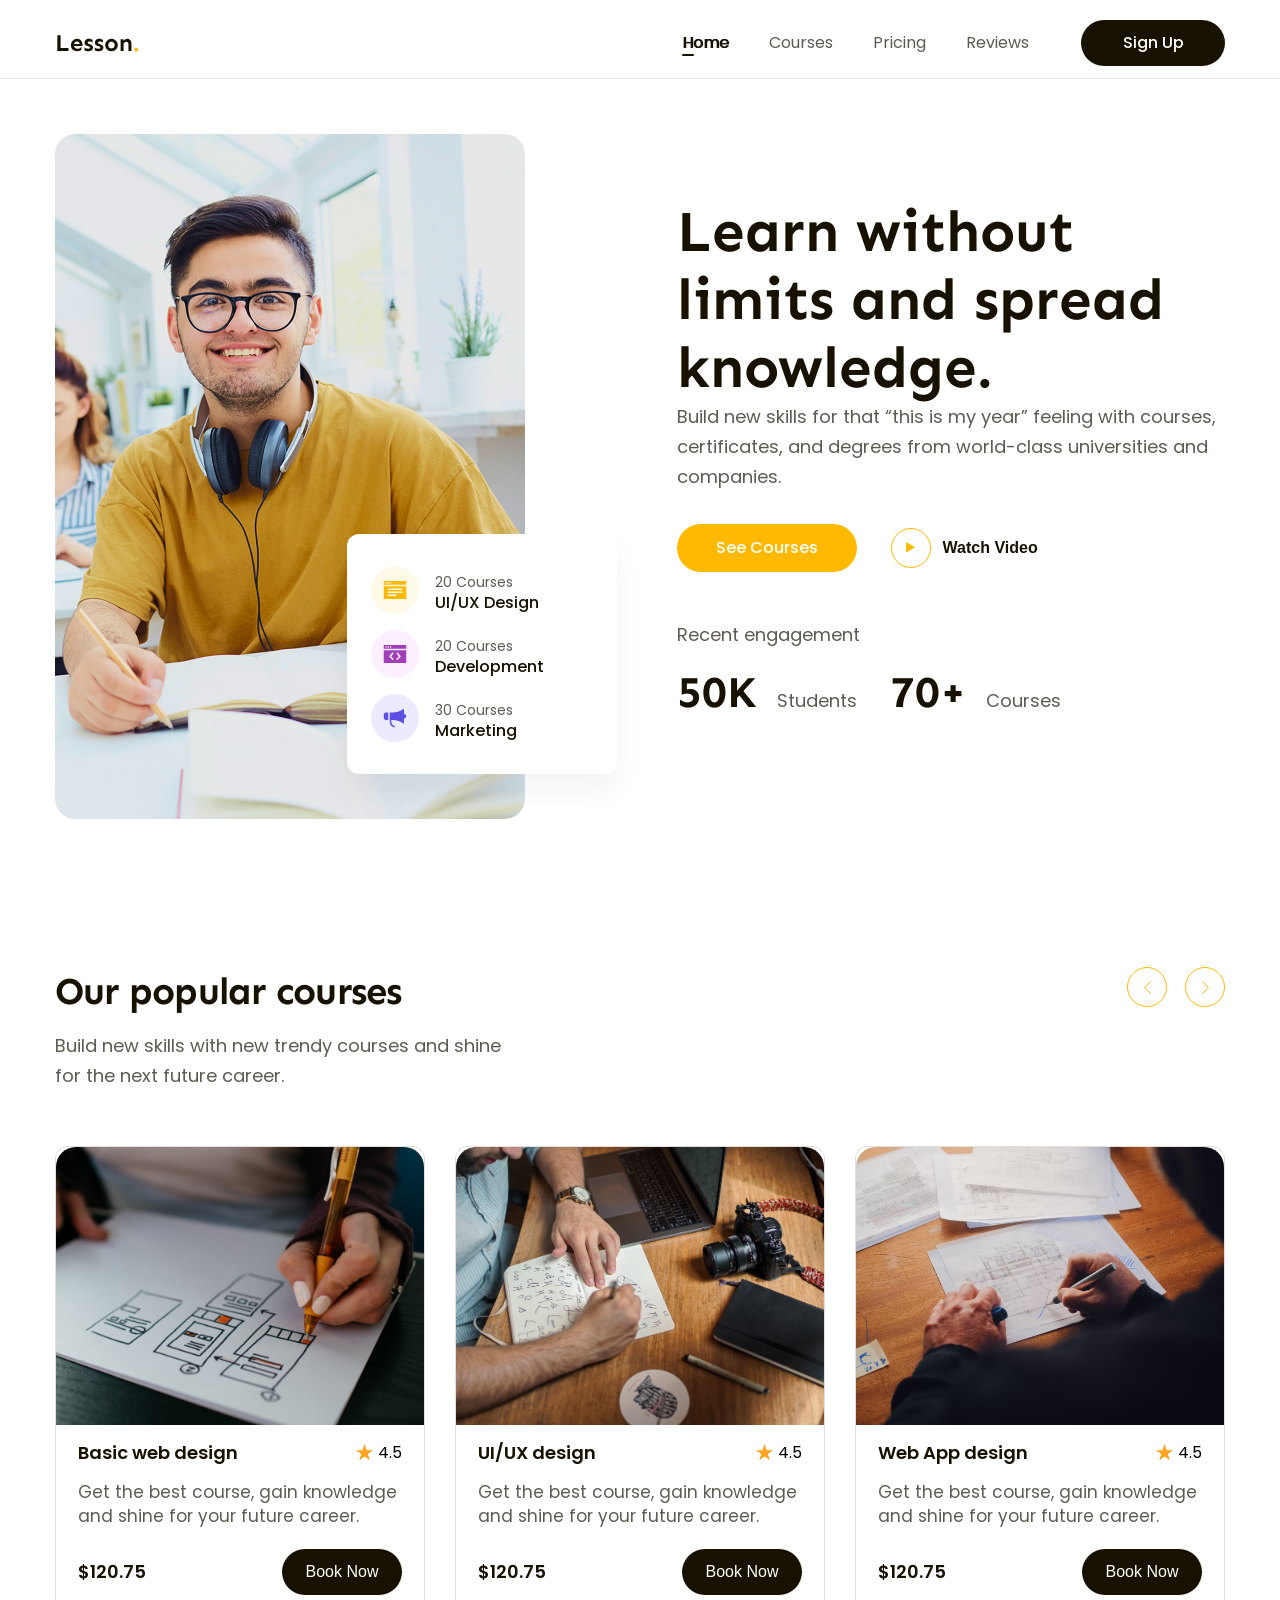
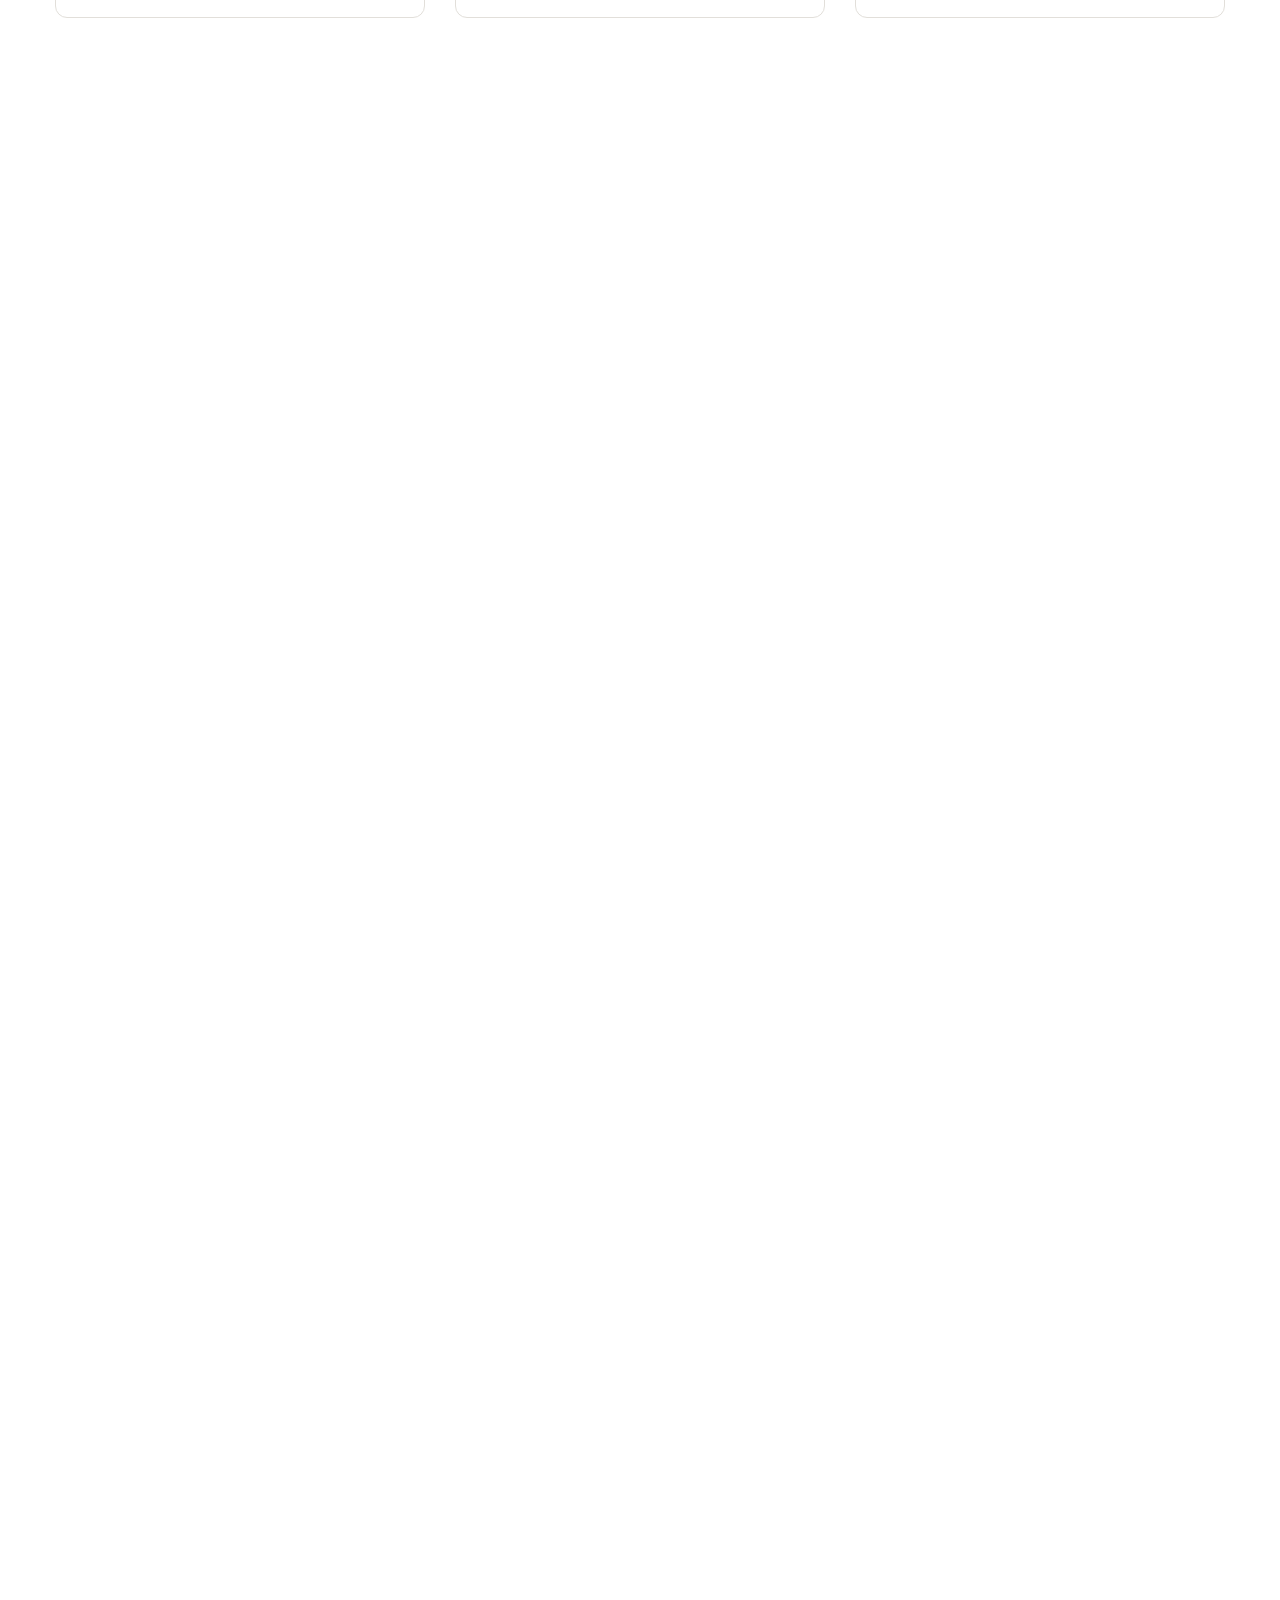
<file: index.html>
<!doctype html>
<html lang="en">
  <head>
    <meta charset="UTF-8" />
    <meta name="viewport" content="width=device-width, initial-scale=1.0" />
    <!-- Reset CSS -->
    <link rel="stylesheet" href="assets/css/reset.css" />
    <!-- Font -->
    <link rel="preconnect" href="https://fonts.googleapis.com" />
    <link rel="preconnect" href="https://fonts.gstatic.com" crossorigin />
    <link
      href="https://fonts.googleapis.com/css2?family=Poppins:ital,wght@0,100;0,200;0,300;0,400;0,500;0,600;0,700;0,800;0,900;1,100;1,200;1,300;1,400;1,500;1,600;1,700;1,800;1,900&family=Sen:wght@400..800&display=swap"
      rel="stylesheet"
    />
    <!-- Custom CSS -->
    <link rel="stylesheet" href="assets/css/style.css" />
    <title>Figma to HTML</title>
  </head>
  <body style="height: 10000px">
    <!-- Header -->
    <header class="header fixed">
      <div class="main-content">
        <div class="body">
          <!-- Logo -->
          <img src="assets/img/logo.svg" alt="lesson" class="logo" />
          <!-- Navigation -->
          <nav class="nav">
            <ul>
              <li class="active"><a href="#">Home</a></li>
              <li><a href="/courses.html">Courses</a></li>
              <li><a href="#">Pricing</a></li>
              <li><a href="#">Reviews</a></li>
            </ul>
          </nav>
          <!-- Button -->
          <div class="action">
            <a href="#" class="btn btn-sign-up">Sign Up</a>
          </div>
        </div>
      </div>
    </header>
    <!-- Main -->
    <main>
      <!-- Hero -->
      <div class="hero">
        <div class="main-content">
          <div class="body">
            <!-- Hero left -->
            <div class="media-block">
              <img
                src="assets/img/guy-lesson.jpg"
                alt="guy-lesson"
                class="img"
              />
              <div class="hero-summary">
                <!-- Item 1 -->
                <div class="item">
                  <div class="icon icon1">
                    <img
                      src="assets/img/icon/orion_page.svg"
                      alt="orion-page"
                    />
                  </div>
                  <div class="info">
                    <p class="label">20 Courses</p>
                    <p class="title">UI/UX Design</p>
                  </div>
                </div>
                <!-- Item 2 -->
                <div class="item">
                  <div class="icon icon2">
                    <img
                      src="assets/img/icon/orion_code-window.svg"
                      alt="orion-code-window"
                    />
                  </div>
                  <div class="info">
                    <p class="label">20 Courses</p>
                    <p class="title">Development</p>
                  </div>
                </div>
                <!-- Item 3 -->
                <div class="item">
                  <div class="icon icon3">
                    <img
                      src="assets/img/icon/orion_megaphone.svg"
                      alt="orion-megaphone"
                    />
                  </div>
                  <div class="info">
                    <p class="label">30 Courses</p>
                    <p class="title">Marketing</p>
                  </div>
                </div>
              </div>
            </div>
            <!-- Hero right -->
            <div class="content-block">
              <h1 class="heading">
                Learn without limits and spread knowledge.
              </h1>
              <p class="desc">
                Build new skills for that “this is my year” feeling with
                courses, certificates, and degrees from world-class universities
                and companies.
              </p>
              <div class="cta-group">
                <a href="#" class="btn hero-cta">See Courses</a>
                <button class="watch-video">
                  <div class="icon">
                    <img
                      src="assets/img/icon/polygon-2.svg"
                      alt="watch-video"
                    />
                  </div>
                  <span>Watch Video</span>
                </button>
              </div>
              <p class="desc desc-recent">Recent engagement</p>
              <p class="desc stats">
                <strong>50K</strong> Students <strong>70+</strong> Courses
              </p>
            </div>
          </div>
        </div>
      </div>
      <!-- Popular -->
      <div class="popular">
        <div class="main-content">
          <div class="popular-top">
            <!-- Left -->
            <div class="info">
              <h2 class="heading-lv2">Our popular courses</h2>
              <p class="desc">
                Build new skills with new trendy courses and shine for the next
                future career.
              </p>
            </div>
            <!-- Right -->
            <div class="controls">
              <button class="control-btn">
                <svg
                  width="7"
                  height="13"
                  viewBox="0 0 7 13"
                  fill="none"
                  xmlns="http://www.w3.org/2000/svg"
                >
                  <path
                    d="M6.5 0.5L0.5 6.5L6.5 12.5"
                    stroke="currentColor"
                    stroke-linecap="round"
                    stroke-linejoin="round"
                  />
                </svg>
              </button>
              <button class="control-btn">
                <svg
                  width="7"
                  height="13"
                  viewBox="0 0 7 13"
                  fill="none"
                  xmlns="http://www.w3.org/2000/svg"
                >
                  <path
                    d="M0.5 0.5L6.5 6.5L0.5 12.5"
                    stroke="currentColor"
                    stroke-linecap="round"
                    stroke-linejoin="round"
                  />
                </svg>
              </button>
            </div>
          </div>
          <div class="course-list">
            <!-- Basic web design -->
            <div class="course-item course-item-1">
              <a href="#!"
                ><img src="assets/img/course-item-1.png" class="thumb thumb-1"
              /></a>
              <div class="info">
                <div class="head">
                  <h3 class="title">Basic web design</h3>
                  <div class="rating">
                    <svg
                      width="18"
                      height="17"
                      viewBox="0 0 18 17"
                      fill="none"
                      xmlns="http://www.w3.org/2000/svg"
                    >
                      <path
                        d="M8.55945 0L10.5801 6.21885H17.119L11.8289 10.0623L13.8495 16.2812L8.55945 12.4377L3.26938 16.2812L5.29001 10.0623L-6.00815e-05 6.21885H6.53882L8.55945 0Z"
                        fill="#FEA31B"
                      />
                    </svg>
                    <span class="value">4.5</span>
                  </div>
                </div>
                <p class="desc">
                  Get the best course, gain knowledge and shine for your future
                  career.
                </p>
                <div class="foot">
                  <span class="price">$120.75</span>
                  <button class="btn btn-book">Book Now</button>
                </div>
              </div>
            </div>
            <!-- UI/UX design -->
            <div class="course-item course-item-2">
              <a href="#!"
                ><img src="assets/img/course-item-2.png" class="thumb thumb-2"
              /></a>
              <div class="info">
                <div class="head">
                  <h3 class="title">UI/UX design</h3>
                  <div class="rating">
                    <svg
                      width="18"
                      height="17"
                      viewBox="0 0 18 17"
                      fill="none"
                      xmlns="http://www.w3.org/2000/svg"
                    >
                      <path
                        d="M8.55945 0L10.5801 6.21885H17.119L11.8289 10.0623L13.8495 16.2812L8.55945 12.4377L3.26938 16.2812L5.29001 10.0623L-6.00815e-05 6.21885H6.53882L8.55945 0Z"
                        fill="#FEA31B"
                      />
                    </svg>
                    <span class="value">4.5</span>
                  </div>
                </div>
                <p class="desc">
                  Get the best course, gain knowledge and shine for your future
                  career.
                </p>
                <div class="foot">
                  <span class="price">$120.75 </span>
                  <button class="btn btn-book">Book Now</button>
                </div>
              </div>
            </div>
            <!-- Web App design -->
            <div class="course-item course-item-3">
              <a href="#!"
                ><img src="assets/img/course-item-3.png" class="thumb thumb-3"
              /></a>
              <div class="info">
                <div class="head">
                  <h3 class="title">Web App design</h3>
                  <div class="rating">
                    <svg
                      width="18"
                      height="17"
                      viewBox="0 0 18 17"
                      fill="none"
                      xmlns="http://www.w3.org/2000/svg"
                    >
                      <path
                        d="M8.55945 0L10.5801 6.21885H17.119L11.8289 10.0623L13.8495 16.2812L8.55945 12.4377L3.26938 16.2812L5.29001 10.0623L-6.00815e-05 6.21885H6.53882L8.55945 0Z"
                        fill="#FEA31B"
                      />
                    </svg>
                    <span class="value">4.5</span>
                  </div>
                </div>
                <p class="desc">
                  Get the best course, gain knowledge and shine for your future
                  career.
                </p>
                <div class="foot">
                  <span class="price">$120.75</span>
                  <button class="btn btn-book">Book Now</button>
                </div>
              </div>
            </div>
          </div>
        </div>
      </div>
    </main>
    <script src="assets/js/main.js"></script>
  </body>
</html>
</file>
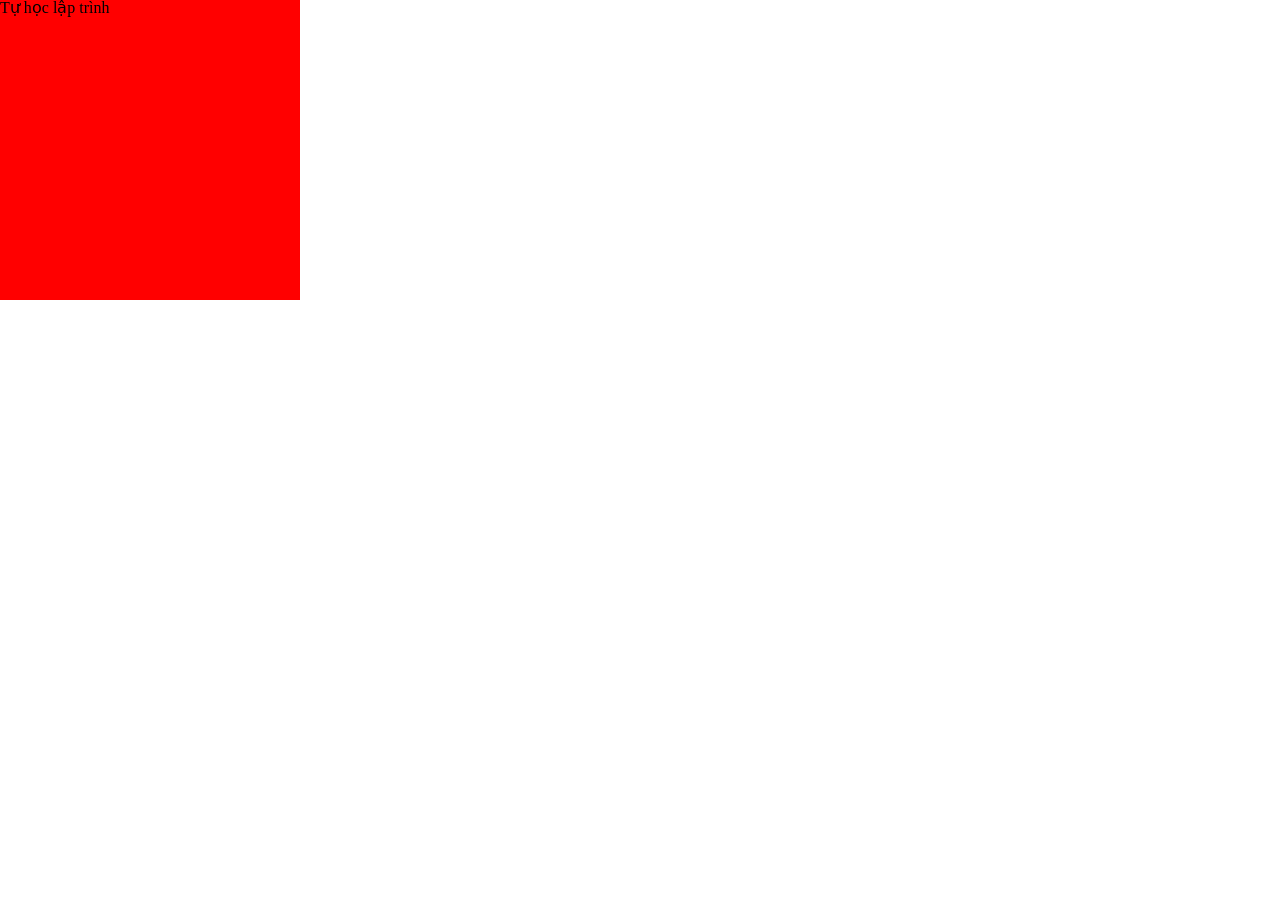
<file: courses.html>
<!doctype html>
<html lang="en">
  <head>
    <meta charset="UTF-8" />
    <meta name="viewport" content="width=device-width, initial-scale=1.0" />
    <!-- Reset CSS -->
    <link rel="stylesheet" href="assets/css/reset.css" />
    <!-- Font -->
    <link rel="preconnect" href="https://fonts.googleapis.com" />
    <link rel="preconnect" href="https://fonts.gstatic.com" crossorigin />
    <link
      href="https://fonts.googleapis.com/css2?family=Poppins:ital,wght@0,100;0,200;0,300;0,400;0,500;0,600;0,700;0,800;0,900;1,100;1,200;1,300;1,400;1,500;1,600;1,700;1,800;1,900&family=Sen:wght@400..800&display=swap"
      rel="stylesheet"
    />
    <!-- Custom CSS -->
    <link rel="stylesheet" href="assets/css/coursesstyle.css" />
    <title>Courses</title>
  </head>
  <body>
    <div class="box">
      <p>Tự học lập trình</p>
    </div>
  </body>
</html>
</file>
<file: assets/css/style.css>
* {
  box-sizing: border-box;
}
:root {
  --font-heading: "Sen", sans-serif;
  --primary-color: #ffb900;
}
html {
  font-size: 62.5%;
}

/* Khôi phục lại cỡ chữ mặt định theo rem */
body {
  font-size: 1.6rem;
  font-family: "Poppins", sans-serif;
}
/* Common Styles */
a {
  text-decoration: none;
  color: inherit;
}
.main-content {
  width: 1170px;
  max-width: calc(100% - 48px);
  margin-left: auto;
  margin-right: auto;
}
.heading-lv2 {
  font-family: var(--font-heading);
  font-size: 3.8rem;
  font-weight: 700;
  color: #171100;
  line-height: 1.27;
  letter-spacing: -0.76px;
}
.btn {
  display: inline-block;
  min-width: 120px;
  line-height: 30px;
  color: #fff;
  font-size: 1.6rem;
  font-weight: 500;
  text-align: center;
  padding: 8px 20px;
  background: #171100;
  border-radius: 32px;
}
.btn:hover {
  opacity: 0.8;
  cursor: pointer;
}
/* Header Styles */
.header {
  background: #fff;
  box-shadow: 0 1px 0 0 rgba(0, 0, 0, 0.1);
}
.header.fixed {
  position: sticky;
  top: -8px;
  z-index: 1000;
}
.header .body {
  display: flex;
  align-items: center;
  padding: 20px 0 12px;
}
.nav ul {
  display: flex;
}
.nav {
  margin-left: auto;
}
.nav a {
  position: relative;
  color: #5f5b53;
  font-size: 1.6rem;
  padding: 8px 20px;
}
.nav li.active a,
.nav a:hover {
  color: #171100;
  text-shadow: 1px 0 0 currentColor;
}
.nav li.active a::after {
  position: absolute;
  left: 20px;
  bottom: 6px;
  display: block;
  content: "";
  width: 12px;
  height: 2px;
  border-radius: 1px;
  background: #171100;
}
.header .btn-sign-up {
  min-width: 144px;
}
.header .action {
  margin-left: 32px;
}
/*
Hero Styles
*/
.hero {
  padding: 56px 0 65px;
}
.hero .body {
  display: flex;
}
/* Left */
.hero .media-block {
  position: relative;
  width: 48%;
}
.hero .media-block .img {
  width: 470px;
  height: 685px;
  object-fit: cover;
  border-radius: 20px;
}
.hero .hero-summary {
  width: 270px;
  padding: 24px;
  position: absolute;
  bottom: 48px;
  right: 0;
  border-radius: 12px;
  background: #fff;
  box-shadow: 0 16px 32px 0 rgba(0, 0, 0, 0.05);
}
.hero .hero-summary .item {
  display: flex;
  align-items: center;
  padding: 8px 0;
}
.hero .icon {
  width: 48px;
  height: 48px;
  border-radius: 50%;
  display: flex;
  align-items: center;
  justify-content: center;
}
.hero .icon1 {
  background: #fff9e8;
}
.hero .icon2 {
  background: #fcefff;
}
.hero .icon3 {
  background: #ebeaff;
}
.hero-summary .info {
  margin-left: 16px;
}
.hero-summary .label {
  font-size: 1.4rem;
  color: #5f5b53;
  line-height: 26px;
}
.hero-summary .title {
  font-size: 1.6rem;
  font-weight: 500;
  color: #171100;
}
/* Right */
.hero .content-block {
  width: 52%;
  padding: 64px 0 0 60px;
}
.hero .heading {
  font-family: var(--font-heading);
  font-size: 5.8rem;
  font-weight: 700;
  color: #171100;
  line-height: 1.17;
}
.hero .desc {
  color: #5f5b53;
  font-size: 1.8rem;
  line-height: 1.67;
}
.hero .cta-group {
  display: flex;
  align-items: center;
  margin-top: 32px;
}
.hero .hero-cta {
  min-width: 180px;
  line-height: 32px;
  background-color: var(--primary-color);
}
.hero .watch-video {
  margin-left: 28px;
  border: none;
  background: transparent;
  display: flex;
  align-items: center;
  cursor: pointer;
}
.hero .watch-video .icon {
  display: flex;
  justify-content: center;
  align-items: center;
  width: 40px;
  height: 40px;
  background: #fff;
  box-shadow: #5f5b5377;
  border: 1px solid var(--primary-color);
  border-radius: 120px;
  margin-right: 12px;
}
.hero .watch-video span {
  font-size: 1.6rem;
  font-weight: 600;
  color: #171100;
}
.hero .desc-recent {
  margin-top: 48px;
}
.hero .stats {
  margin-top: 16px;
}
.hero .stats strong {
  font-family: var(--font-heading);
  font-size: 4.4rem;
  font-weight: 700;
  color: #171100;
  line-height: 1.23;
  margin-right: 15px;
}
.hero .stats strong:nth-child(2) {
  margin-left: 28px;
}
/* Popular */
.popular {
  margin-top: 40px;
  padding: 40px 0;
}
.popular-top {
  display: flex;
  justify-content: space-between;
}
.popular-top .desc {
  margin-top: 16px;
  width: 458px;
  color: #5f5b53;
  font-size: 1.8rem;
  line-height: 1.67;
}
.popular-top .controls {
  display: flex;
  gap: 18px;
}
.popular-top .control-btn {
  display: flex;
  justify-content: center;
  align-items: center;
  width: 40px;
  height: 40px;
  background: transparent;
  color: var(--primary-color);
  border-radius: 50%;
  border: 1px solid var(--primary-color);
}
.popular .course-list {
  display: flex;
  gap: 30px;
  margin-top: 55px;
}
.popular .course-item {
  border-radius: 12px;
  border: 1px solid #e2dfda;
  background: #fff;
}
.popular .course-item:hover {
  border-radius: 12px;
  background: #fff;
  box-shadow: 0px 18px 36px 0px rgba(0, 0, 0, 0.08  );
}
.popular .course-item-1,
.course-item-2,
.course-item-3 {
  width: 33%;
}
.popular .course-item .thumb-1,
.thumb-2,
.thumb-3 {
  width: 100%;
  height: 278px;
  object-fit: cover;
  object-position: center;
}
.popular .course-item .thumb {
  width: 100%;
  border-radius: 20px 20px 0 0;
}
.popular .course-item .info {
  padding: 16px 22px 22px;
}
.popular .course-item .head {
  display: flex;
  align-items: center;
  justify-content: space-between;
}
.popular .course-item .title {
  font-weight: 600;
  font-size: 1.8rem;
  line-height: 1.6rem;
  color: #171100;
}
.popular .course-item .rating {
  display: flex;
  align-items: center;
  gap: 4px;
}
.popular .course-item .desc {
  padding-top: 20px;
  color: #5f5b53;
  font-size: 1.7rem;
  line-height: 1.4;
}
.popular .course-item .foot {
  padding-top: 20px;
  display: flex;
  align-items: center;
  justify-content: space-between;
}
.popular .course-item .price {
  font-weight: 600;
  font-size: 1.8rem;
  line-height: 1.6rem;
  color: #171100;
}
.popular .course-item .btn-book {
  border: none;
}
.popular .course-item .btn-book:hover {
  background: var(--primary-color);
</file>
<file: assets/css/coursesstyle.css>
.box {
  background-color: #ff0000;
  width: 300px;
  height: 300px;
}
@media (max-width: 600px) {
  .box {
    background-color: #00ff00;
    width: 200px;
    height: 200px;
  }
}
</file>
